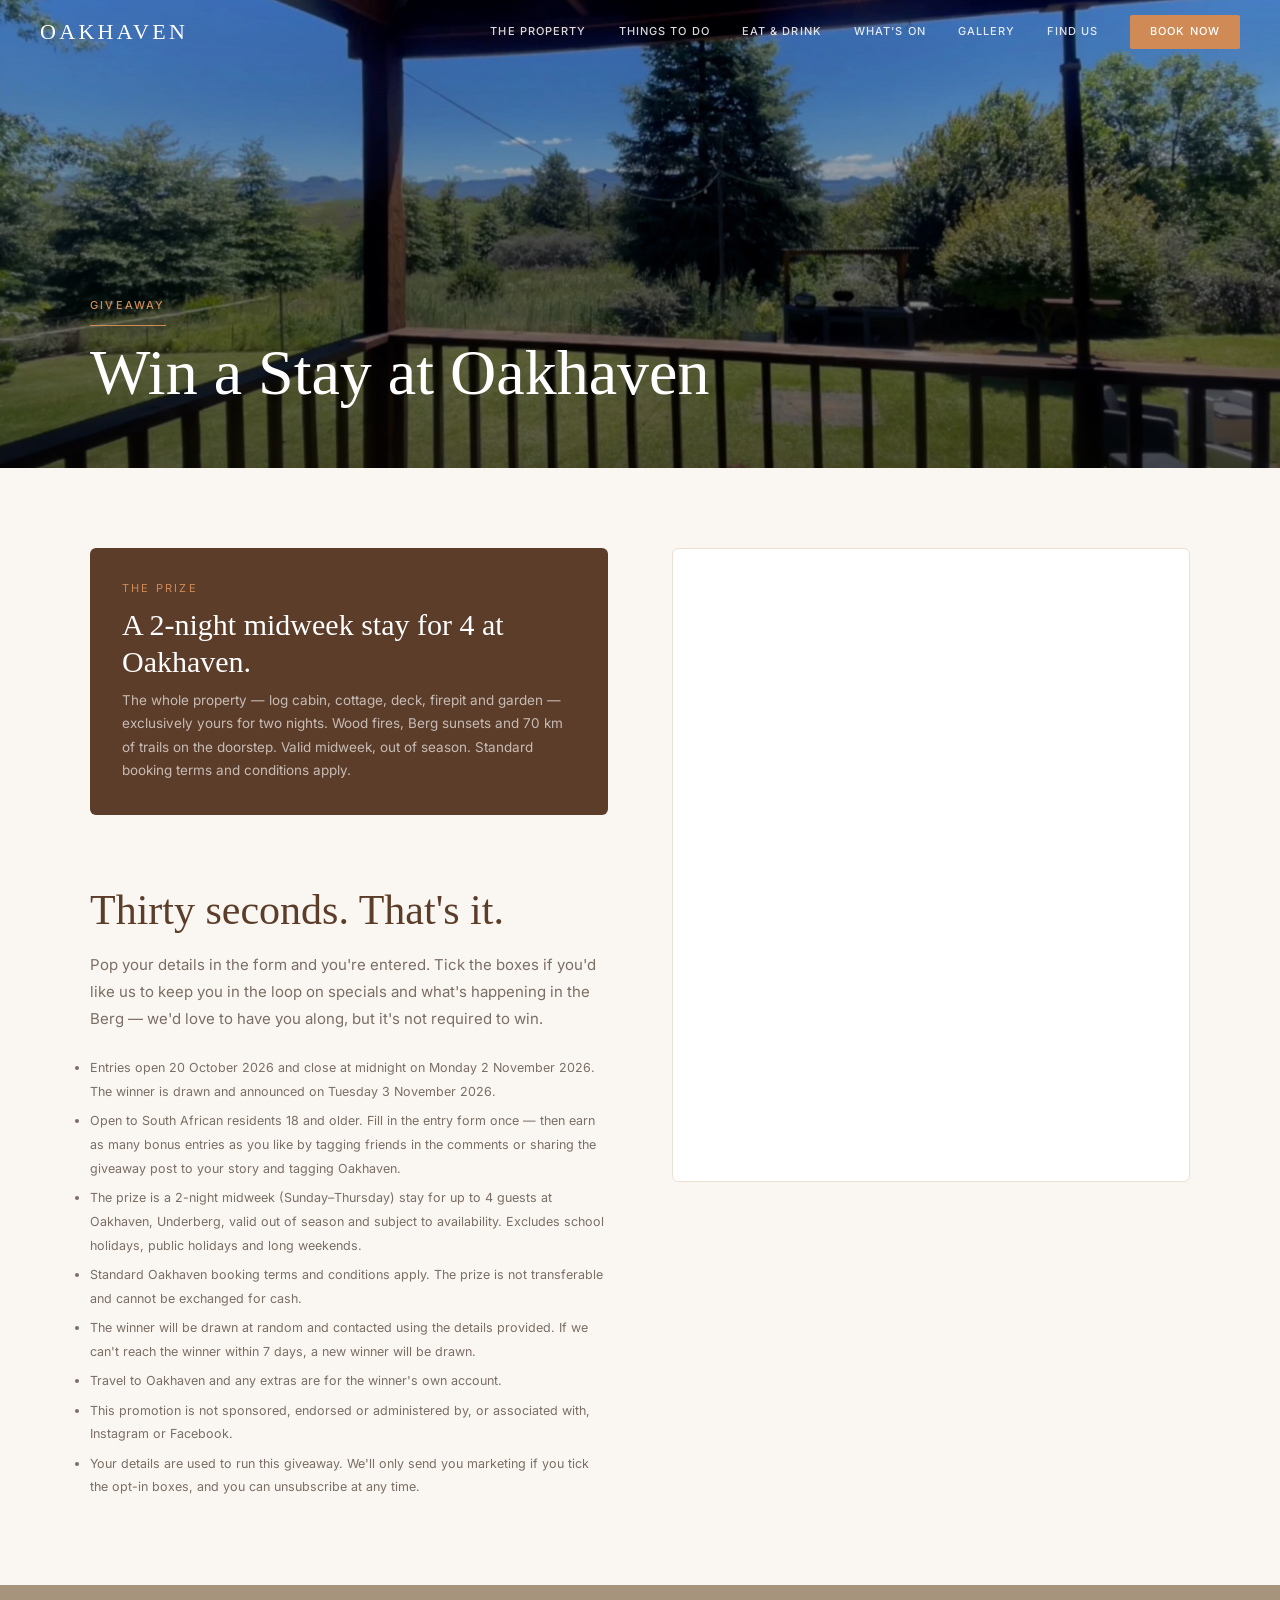
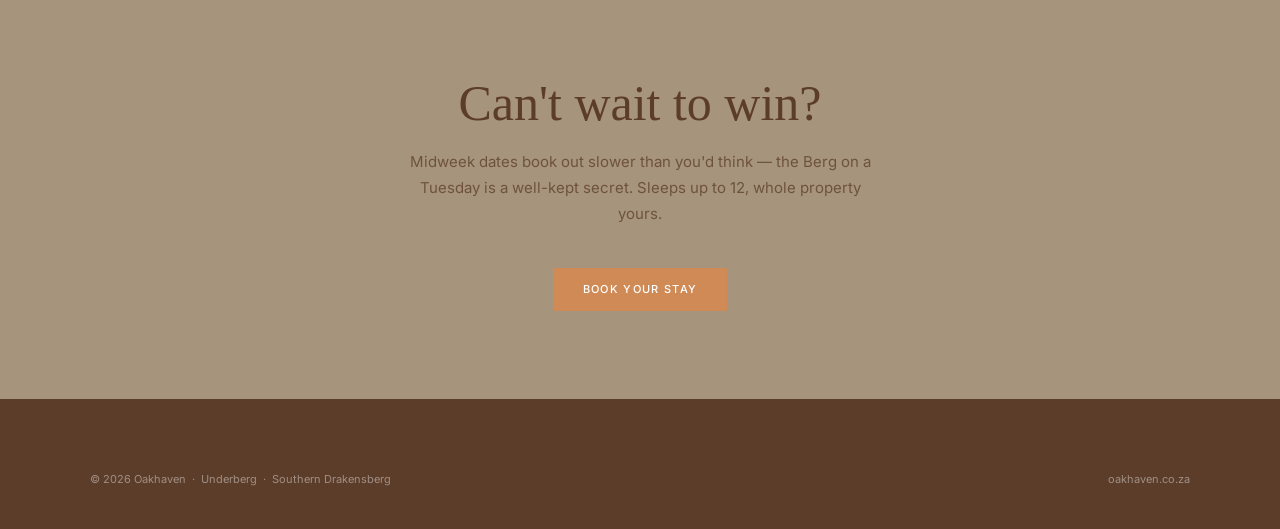
<file: win.html>
<!DOCTYPE html>
<html lang="en">
<head>
  <meta charset="UTF-8">
  <meta name="viewport" content="width=device-width, initial-scale=1.0">
  <title>Win a 2-Night Stay at Oakhaven · Underberg, Southern Drakensberg</title>
  <meta name="description" content="Win a 2-night midweek stay for 4 at Oakhaven in Underberg, Southern Drakensberg. Enter with your name, WhatsApp number and email.">
  <meta name="robots" content="noindex">
  <link rel="canonical" href="https://www.oakhaven.co.za/win">

  <!-- Open Graph -->
  <meta property="og:type" content="website">
  <meta property="og:url" content="https://www.oakhaven.co.za/win">
  <meta property="og:title" content="Win a 2-Night Stay at Oakhaven — Underberg, Southern Drakensberg">
  <meta property="og:description" content="Enter to win a 2-night midweek stay for 4 at Oakhaven — your private mountain retreat in the Berg.">
  <meta property="og:image" content="https://www.oakhaven.co.za/images/PG_logcabin_medres-47.jpeg">
  <meta name="twitter:card" content="summary_large_image">

  <link rel="stylesheet" href="css/style.css">
  <link rel="preconnect" href="https://fonts.googleapis.com">
  <!-- Google Analytics -->
  <script async src="https://www.googletagmanager.com/gtag/js?id=G-YVNB81N86Y"></script>
  <script>
    window.dataLayer = window.dataLayer || [];
    function gtag(){dataLayer.push(arguments);}
    gtag('js', new Date());
    gtag('config', 'G-YVNB81N86Y');
  </script>
  <!-- Meta Pixel -->
  <script>
  !function(f,b,e,v,n,t,s)
  {if(f.fbq)return;n=f.fbq=function(){n.callMethod?
  n.callMethod.apply(n,arguments):n.queue.push(arguments)};
  if(!f._fbq)f._fbq=n;n.push=n;n.loaded=!0;n.version='2.0';
  n.queue=[];t=b.createElement(e);t.async=!0;
  t.src=v;s=b.getElementsByTagName(e)[0];
  s.parentNode.insertBefore(t,s)}(window, document,'script',
  'https://connect.facebook.net/en_US/fbevents.js');
  fbq('init', '1320642386805784');
  fbq('track', 'PageView');
  </script>
  <noscript><img height="1" width="1" style="display:none" src="https://www.facebook.com/tr?id=1320642386805784&ev=PageView&noscript=1"/></noscript>
  <!-- End Meta Pixel -->

  <style>
  .win-form-card{background:#fff;border:1px solid var(--stone);border-radius:6px;padding:2rem;max-width:560px}
  .win-form-card .form-group{margin-bottom:1.1rem}
  .optin{display:flex;align-items:flex-start;gap:10px;font-size:13px;line-height:1.6;color:#7a6e65;margin-bottom:0.8rem}
  .optin input{margin-top:3px;accent-color:var(--gold);width:16px;height:16px;flex-shrink:0}
  .win-rules{font-size:12.5px;line-height:1.9;color:#7a6e65}
  .win-rules li{margin-bottom:0.35rem}
  .prize-banner{background:var(--charcoal);color:#fff;border-radius:6px;padding:2rem;margin-bottom:2rem}
  .prize-banner .pz-eyebrow{font-size:11px;letter-spacing:0.2em;text-transform:uppercase;color:var(--gold);margin-bottom:0.5rem}
  .prize-banner h3{font-family:'Cormorant Garant',serif;font-size:30px;font-weight:300;line-height:1.25;margin-bottom:0.5rem}
  .prize-banner p{font-size:13.5px;color:rgba(255,255,255,0.65);line-height:1.75}
  </style>
</head>
<body>

  <nav class="nav scrolled" id="nav">
    <a href="/" class="nav-logo">Oakhaven</a>
    <div class="nav-links" id="navLinks">
      <a href="/property">The Property</a>
      <a href="/things-to-do">Things To Do</a>
      <a href="/eat-and-drink">Eat &amp; Drink</a>
      <a href="/whats-on">What's On</a>
      <a href="/gallery">Gallery</a>
      <a href="/find-us">Find Us</a>
      <a href="https://wa.me/27660128642?text=Hi%2C%20I%27d%20like%20to%20enquire%20about%20booking%20Oakhaven" target="_blank" rel="noopener" class="nav-book">Book Now</a>
    </div>
    <button class="nav-toggle" id="navToggle" aria-label="Open menu">
      <span></span><span></span><span></span>
    </button>
  </nav>

  <!-- PAGE HERO -->
  <div class="page-hero">
    <div class="page-hero-bg" style="background-image: url('images/win-hero.jpeg'); background-position: center 45%"></div>
    <div class="page-hero-overlay"></div>
    <div class="page-hero-content">
      <span class="eyebrow">Giveaway</span>
      <h1>Win a Stay at Oakhaven</h1>
    </div>
  </div>

  <!-- ENTRY -->
  <section class="section">
    <div class="container">
      <div class="split" style="align-items:start">
        <div>
          <div class="prize-banner reveal">
            <div class="pz-eyebrow">The prize</div>
            <h3>A 2-night midweek stay for 4 at Oakhaven.</h3>
            <p>The whole property — log cabin, cottage, deck, firepit and garden — exclusively yours for two nights. Wood fires, Berg sunsets and 70 km of trails on the doorstep. Valid midweek, out of season. Standard booking terms and conditions apply.</p>
          </div>

          <span class="eyebrow reveal">How to enter</span>
          <h2 class="section-title reveal">Thirty seconds. That's it.</h2>
          <p class="section-lead reveal" style="margin-bottom:1.5rem">Pop your details in the form and you're entered. Tick the boxes if you'd like us to keep you in the loop on specials and what's happening in the Berg — we'd love to have you along, but it's not required to win.</p>
          <ul class="win-rules reveal">
            <li>Entries open 20 October 2026 and close at midnight on Monday 2 November 2026. The winner is drawn and announced on Tuesday 3 November 2026.</li>
            <li>Open to South African residents 18 and older. Fill in the entry form once — then earn as many bonus entries as you like by tagging friends in the comments or sharing the giveaway post to your story and tagging Oakhaven.</li>
            <li>The prize is a 2-night midweek (Sunday–Thursday) stay for up to 4 guests at Oakhaven, Underberg, valid out of season and subject to availability. Excludes school holidays, public holidays and long weekends.</li>
            <li>Standard Oakhaven booking terms and conditions apply. The prize is not transferable and cannot be exchanged for cash.</li>
            <li>The winner will be drawn at random and contacted using the details provided. If we can't reach the winner within 7 days, a new winner will be drawn.</li>
            <li>Travel to Oakhaven and any extras are for the winner's own account.</li>
            <li>This promotion is not sponsored, endorsed or administered by, or associated with, Instagram or Facebook.</li>
            <li>Your details are used to run this giveaway. We'll only send you marketing if you tick the opt-in boxes, and you can unsubscribe at any time.</li>
          </ul>
        </div>

        <div class="reveal">
          <div class="win-form-card">
            <iframe data-tally-src="https://tally.so/embed/4a44yA?alignLeft=1&hideTitle=1&transparentBackground=1&dynamicHeight=1" loading="lazy" width="100%" height="560" frameborder="0" marginheight="0" marginwidth="0" title="Win a Stay at Oakhaven"></iframe>
          </div>
        </div>
      </div>
    </div>
  </section>

  <!-- CTA -->
  <section class="section-rust cta-band">
    <h2>Can't wait to win?</h2>
    <p>Midweek dates book out slower than you'd think — the Berg on a Tuesday is a well-kept secret. Sleeps up to 12, whole property yours.</p>
    <a href="https://wa.me/27660128642?text=Hi%2C%20I%27d%20like%20to%20enquire%20about%20booking%20Oakhaven" target="_blank" rel="noopener" class="btn btn-gold">Book Your Stay</a>
  </section>

  <!-- FOOTER -->
  <footer class="footer">
    <div class="container">
      <div class="footer-bottom">
        <div class="footer-copy">&copy; 2026 Oakhaven &nbsp;·&nbsp; Underberg &nbsp;·&nbsp; Southern Drakensberg</div>
        <div class="footer-copy">oakhaven.co.za</div>
      </div>
    </div>
  </footer>

  <script src="js/main.js"></script>
  <script src="https://tally.so/widgets/embed.js" async></script>
  <script>
  window.addEventListener("message", function(e){
    if (typeof e.data === "string" && e.data.indexOf("Tally.FormSubmitted") !== -1 && typeof fbq === "function") {
      fbq("track", "Lead");
    }
  });
  </script>
</body>
</html>
</file>
<file: css/style.css>
@import url('https://fonts.googleapis.com/css2?family=Cormorant+Garant:ital,wght@0,300;0,400;0,600;1,300;1,400&family=Inter:wght@300;400;500&display=swap');

:root {
  --green: #A6947D;
  --green-dark: #8a7a68;
  --rust: #863725;
  --gold: #CF8A56;
  --gold-dark: #b87a46;
  --cream: #FAF7F2;
  --stone: #EDE0D0;
  --sky: #C3C2BC;
  --charcoal: #5C3D2A;
  --mist: #F5EEE6;
}

*, *::before, *::after { box-sizing: border-box; margin: 0; padding: 0; }
html { scroll-behavior: smooth; }

body {
  font-family: 'Inter', sans-serif;
  background: var(--cream);
  color: var(--charcoal);
  font-size: 16px;
  line-height: 1.6;
}

img { display: block; max-width: 100%; }
a { color: inherit; }

/* ── TYPOGRAPHY ── */
h1, h2, h3, h4 {
  font-family: 'Cormorant Garant', serif;
  font-weight: 300;
  line-height: 1.2;
}

.eyebrow {
  display: block;
  font-family: 'Inter', sans-serif;
  font-size: 11px;
  font-weight: 500;
  letter-spacing: 0.2em;
  text-transform: uppercase;
  color: var(--gold);
  margin-bottom: 0.6rem;
  padding-bottom: 0.6rem;
  border-bottom: 1px solid var(--gold);
  width: fit-content;
}

.section-title {
  font-size: clamp(28px, 3.5vw, 42px);
  color: var(--charcoal);
  margin-bottom: 1rem;
}

.section-title--white { color: var(--charcoal); }

.section-lead {
  font-size: 15px;
  line-height: 1.8;
  color: #7a6e65;
  max-width: 580px;
}

/* ── BUTTONS ── */
.btn {
  display: inline-block;
  font-family: 'Inter', sans-serif;
  font-size: 11px;
  font-weight: 500;
  letter-spacing: 0.12em;
  text-transform: uppercase;
  padding: 13px 30px;
  border-radius: 2px;
  border: none;
  cursor: pointer;
  text-decoration: none;
  transition: all 0.2s;
}
.btn-gold { background: var(--gold); color: #fff; }
.btn-gold:hover { background: var(--gold-dark); }
.btn-green { background: var(--green); color: #fff; }
.btn-green:hover { background: var(--green-dark); }
.btn-ghost { background: transparent; color: #fff; border: 1px solid rgba(255,255,255,0.5); }
.btn-ghost:hover { border-color: #fff; background: rgba(255,255,255,0.1); }
.btn-outline-green { background: transparent; color: var(--green); border: 1.5px solid var(--green); }
.btn-outline-green:hover { background: var(--green); color: #fff; }

/* ── NAV ── */
.nav {
  position: fixed;
  top: 0; left: 0; right: 0;
  z-index: 100;
  height: 64px;
  padding: 0 2.5rem;
  display: flex;
  align-items: center;
  justify-content: space-between;
  background: transparent;
  transition: background 0.35s ease, box-shadow 0.35s ease;
}
.nav.scrolled {
  background: var(--green);
  box-shadow: 0 2px 24px rgba(0,0,0,0.18);
}
.nav-logo {
  font-family: 'Cormorant Garant', serif;
  font-size: 22px;
  font-weight: 300;
  color: #fff;
  letter-spacing: 0.15em;
  text-transform: uppercase;
  text-decoration: none;
}
.nav-links {
  display: flex;
  align-items: center;
  gap: 2rem;
}
.nav-links a {
  font-size: 11px;
  font-weight: 500;
  letter-spacing: 0.1em;
  text-transform: uppercase;
  color: rgba(255,255,255,0.85);
  text-decoration: none;
  transition: color 0.2s;
}
.nav-links a:hover { color: #fff; }
.nav-book {
  background: var(--gold);
  color: #fff !important;
  padding: 8px 20px;
  border-radius: 2px;
}
.nav-book:hover { background: var(--gold-dark) !important; }
.nav-toggle {
  display: none;
  flex-direction: column;
  gap: 5px;
  cursor: pointer;
  padding: 4px;
  background: none;
  border: none;
}
.nav-toggle span {
  display: block;
  width: 24px;
  height: 1.5px;
  background: #fff;
  transition: all 0.3s;
}

/* ── HERO (home) ── */
.hero {
  position: relative;
  height: 100vh;
  min-height: 640px;
  display: flex;
  align-items: center;
  justify-content: center;
  text-align: center;
  overflow: hidden;
}
.hero-bg {
  position: absolute;
  inset: 0;
  background-size: cover;
  background-position: center;
  transform: scale(1.06);
  transition: transform 7s ease;
}
.hero-bg.loaded { transform: scale(1); }
.hero-video {
  position: absolute;
  inset: 0;
  width: 100%;
  height: 100%;
  object-fit: cover;
  object-position: center;
}
.hero-overlay {
  position: absolute;
  inset: 0;
  background: linear-gradient(to bottom, rgba(0,0,0,0.25) 0%, rgba(0,0,0,0.45) 60%, rgba(0,0,0,0.6) 100%);
}
.hero-content {
  position: relative;
  z-index: 2;
  padding: 0 1.5rem;
}
.hero-eyebrow {
  font-size: 11px;
  font-weight: 500;
  letter-spacing: 0.22em;
  text-transform: uppercase;
  color: rgba(200,148,58,0.95);
  margin-bottom: 1.25rem;
}
.hero h1 {
  font-size: clamp(60px, 9vw, 110px);
  color: #fff;
  font-weight: 300;
  letter-spacing: 0.02em;
  margin-bottom: 1rem;
}
.hero h1 em { font-style: italic; color: rgba(255,255,255,0.78); }
.hero-sub {
  font-size: 13px;
  color: rgba(255,255,255,0.65);
  letter-spacing: 0.14em;
  margin-bottom: 0.4rem;
}
.hero-capacity {
  font-size: 12px;
  color: rgba(255,255,255,0.48);
  letter-spacing: 0.08em;
  margin-bottom: 2.75rem;
}
.hero-btns { display: flex; gap: 1rem; justify-content: center; flex-wrap: wrap; }
.hero-scroll {
  position: absolute;
  bottom: 2.25rem;
  left: 50%;
  transform: translateX(-50%);
  display: flex;
  flex-direction: column;
  align-items: center;
  gap: 8px;
  color: rgba(255,255,255,0.45);
  font-size: 9px;
  letter-spacing: 0.2em;
  text-transform: uppercase;
  cursor: pointer;
  z-index: 2;
}
.hero-scroll-line {
  width: 1px;
  height: 36px;
  background: rgba(255,255,255,0.25);
  animation: pulse 2.2s infinite;
}
@keyframes pulse { 0%,100% { opacity: 0.25; } 50% { opacity: 0.7; } }

/* ── PAGE HERO (inner pages) ── */
.page-hero {
  position: relative;
  height: 52vh;
  min-height: 380px;
  display: flex;
  align-items: flex-end;
  padding: 0 2.5rem 3.5rem;
}
.page-hero-bg {
  position: absolute;
  inset: 0;
  background-size: cover;
  background-position: center;
}
.page-hero-overlay {
  position: absolute;
  inset: 0;
  background: linear-gradient(to bottom, rgba(0,0,0,0.1) 0%, rgba(0,0,0,0.6) 100%);
}
.page-hero-content {
  position: relative;
  z-index: 2;
  max-width: 1100px;
  width: 100%;
  margin: 0 auto;
}
.page-hero h1 {
  font-size: clamp(38px, 5.5vw, 64px);
  color: #fff;
  font-weight: 300;
}

/* ── LAYOUT ── */
.section { padding: 5rem 2.5rem; }
.section-sm { padding: 3.5rem 2.5rem; }
.container { max-width: 1100px; margin: 0 auto; }
.container-narrow { max-width: 760px; margin: 0 auto; }
.section-mist { background: var(--mist); }
.section-green { background: var(--stone); }
.section-rust { background: var(--green); }
.section-charcoal { background: var(--charcoal); }
.section-stone { background: var(--stone); }

/* ── REVEAL ANIMATIONS ── */
.reveal {
  opacity: 0;
  transform: translateY(22px);
  transition: opacity 0.65s ease, transform 0.65s ease;
}
.reveal.visible { opacity: 1; transform: translateY(0); }

/* ── INTRO QUOTE ── */
.intro-quote {
  text-align: center;
  padding: 4.5rem 2.5rem;
  border-bottom: 1px solid var(--stone);
  position: relative;
  overflow: hidden;
}
.intro-quote::before {
  content: '\201C';
  font-family: 'Cormorant Garant', serif;
  font-size: 220px;
  font-weight: 300;
  color: var(--gold);
  opacity: 0.12;
  position: absolute;
  top: -0.2em;
  left: 50%;
  transform: translateX(-50%);
  line-height: 1;
  pointer-events: none;
  user-select: none;
}
.intro-quote blockquote {
  font-family: 'Cormorant Garant', serif;
  font-size: clamp(20px, 2.8vw, 26px);
  font-weight: 300;
  font-style: italic;
  color: var(--charcoal);
  line-height: 1.65;
  max-width: 620px;
  margin: 0 auto 1.25rem;
  quotes: none;
  position: relative;
  z-index: 1;
}
.intro-attr {
  font-size: 11px;
  font-weight: 500;
  letter-spacing: 0.15em;
  text-transform: uppercase;
  color: var(--gold);
}

/* ── STATS ROW ── */
.stats-row {
  display: grid;
  grid-template-columns: repeat(4, 1fr);
  border-radius: 4px;
  overflow: hidden;
  margin-top: 2.75rem;
}
.stat {
  padding: 2.25rem 1.5rem;
  text-align: center;
  background: var(--cream);
}
.stat + .stat {
  border-left: 1px solid rgba(166,148,125,0.35);
}
.stat-number {
  font-family: 'Cormorant Garant', serif;
  font-size: 60px;
  font-weight: 300;
  color: var(--charcoal);
  line-height: 1;
  margin-bottom: 0.4rem;
  letter-spacing: -0.02em;
}
.stat-number sup {
  font-size: 28px;
  vertical-align: super;
}
.stat-label {
  font-size: 10px;
  font-weight: 500;
  letter-spacing: 0.15em;
  text-transform: uppercase;
  color: var(--gold);
}

/* ── ROOMS GRID ── */
.rooms-grid {
  display: grid;
  grid-template-columns: repeat(2, 1fr);
  gap: 1.5rem;
  margin-top: 2.5rem;
}
.room-card {
  background: #fff;
  border: 1px solid var(--stone);
  border-radius: 4px;
  overflow: hidden;
}
.room-img {
  height: 240px;
  background-size: cover;
  background-position: center;
  transition: transform 0.5s ease;
}
.room-card:hover .room-img { transform: scale(1.03); }
.room-img-wrap { overflow: hidden; }
.room-body { padding: 1.5rem 1.75rem; }
.room-name {
  font-family: 'Cormorant Garant', serif;
  font-size: 24px;
  font-weight: 400;
  color: var(--charcoal);
  margin-bottom: 0.2rem;
}
.room-beds {
  font-size: 11px;
  font-weight: 500;
  letter-spacing: 0.08em;
  text-transform: uppercase;
  color: var(--rust);
  margin-bottom: 0.75rem;
}
.room-desc {
  font-size: 14px;
  line-height: 1.75;
  color: #7a6e65;
}
.room-tags {
  display: flex;
  flex-wrap: wrap;
  gap: 6px;
  margin-top: 1rem;
}
.tag {
  font-size: 10px;
  font-weight: 500;
  letter-spacing: 0.06em;
  padding: 4px 11px;
  border-radius: 100px;
  background: var(--stone);
  color: var(--charcoal);
}

/* ── AMENITIES ── */
.amenities-grid {
  display: grid;
  grid-template-columns: repeat(3, 1fr);
  gap: 0.75rem;
  margin-top: 2rem;
}
.amenity {
  display: flex;
  align-items: center;
  gap: 10px;
  padding: 0.875rem 1rem;
  background: #fff;
  border: 1px solid var(--stone);
  border-radius: 4px;
  font-size: 13px;
  color: var(--charcoal);
}
.amenity i { color: var(--green); font-size: 18px; flex-shrink: 0; }

/* ── ACTIVITIES CARDS ── */
.acts-grid {
  display: grid;
  grid-template-columns: repeat(3, 1fr);
  gap: 1.25rem;
  margin-top: 2.5rem;
}
.act-card {
  background: #fff;
  border: 1px solid var(--stone);
  border-left: 3px solid var(--gold);
  border-radius: 0 4px 4px 0;
  padding: 1.75rem 1.5rem;
  transition: box-shadow 0.25s, transform 0.25s;
}
.act-card:hover {
  box-shadow: 0 6px 28px rgba(0,0,0,0.08);
  transform: translateY(-3px);
}
.act-icon {
  width: 46px;
  height: 46px;
  border-radius: 50%;
  background: rgba(45,90,39,0.1);
  display: flex;
  align-items: center;
  justify-content: center;
  margin-bottom: 1rem;
}
.act-icon i { color: var(--green); font-size: 22px; }
.act-name {
  font-family: 'Cormorant Garant', serif;
  font-size: 22px;
  font-weight: 400;
  color: var(--charcoal);
  margin-bottom: 0.2rem;
}
.act-dist {
  font-size: 11px;
  font-weight: 500;
  letter-spacing: 0.07em;
  text-transform: uppercase;
  color: var(--gold);
  margin-bottom: 0.75rem;
}
.act-desc { font-size: 13px; line-height: 1.75; color: #666; }

/* ── ACTIVITY DETAIL (things-to-do page) ── */
.act-detail {
  display: grid;
  grid-template-columns: 1fr 1fr;
  gap: 4rem;
  padding: 4rem 0;
  border-bottom: 1px solid var(--stone);
  align-items: center;
}
.act-detail:last-child { border-bottom: none; }
.act-detail.reverse { direction: rtl; }
.act-detail.reverse > * { direction: ltr; }
.act-detail-img {
  height: 340px;
  border-radius: 4px;
  background-size: cover;
  background-position: center;
}
.act-detail-text h2 {
  font-size: clamp(28px, 3vw, 38px);
  color: var(--charcoal);
  margin: 0.5rem 0 1rem;
}
.act-detail-text p {
  font-size: 14px;
  line-height: 1.85;
  color: #555;
  margin-bottom: 0.75rem;
}
.act-contact {
  margin-top: 1.25rem;
  padding: 1rem 1.25rem;
  background: var(--mist);
  border-left: 3px solid var(--green);
  border-radius: 0 4px 4px 0;
  font-size: 13px;
  line-height: 2;
  color: var(--charcoal);
}
.act-contact a { color: var(--sky); text-decoration: none; }
.act-contact a:hover { text-decoration: underline; }

/* ── RESTAURANTS ── */
.rest-grid {
  display: grid;
  grid-template-columns: repeat(2, 1fr);
  gap: 1rem;
  margin-top: 2rem;
}
.rest-card {
  background: #fff;
  border: 1px solid var(--stone);
  border-radius: 4px;
  padding: 1.5rem;
}
.rest-name {
  font-family: 'Cormorant Garant', serif;
  font-size: 20px;
  font-weight: 400;
  color: var(--charcoal);
  margin-bottom: 0.2rem;
}
.rest-dist {
  font-size: 11px;
  font-weight: 500;
  letter-spacing: 0.07em;
  text-transform: uppercase;
  color: var(--gold);
  margin-bottom: 0.6rem;
}
.rest-desc { font-size: 13px; line-height: 1.72; color: #666; }
.rest-phone { font-size: 12px; color: var(--sky); margin-top: 0.5rem; }

/* ── GALLERY ── */
.gallery-masonry {
  columns: 3;
  column-gap: 10px;
  margin-top: 2.5rem;
}
.gallery-masonry .gal-item {
  break-inside: avoid;
  margin-bottom: 10px;
  border-radius: 3px;
  overflow: hidden;
  cursor: pointer;
  position: relative;
}
.gallery-masonry img {
  width: 100%;
  height: auto;
  display: block;
  transition: transform 0.5s ease;
}
.gallery-masonry .gal-item:hover img { transform: scale(1.04); }
.gal-overlay {
  position: absolute;
  inset: 0;
  background: rgba(0,0,0,0);
  transition: background 0.3s;
  display: flex;
  align-items: center;
  justify-content: center;
}
.gal-item:hover .gal-overlay {
  background: rgba(0,0,0,0.22);
}
.gal-overlay i { color: rgba(255,255,255,0); transition: color 0.3s; font-size: 26px; }
.gal-item:hover .gal-overlay i { color: rgba(255,255,255,0.85); }

/* Lightbox */
.lightbox {
  display: none;
  position: fixed;
  inset: 0;
  background: rgba(0,0,0,0.93);
  z-index: 1000;
  align-items: center;
  justify-content: center;
}
.lightbox.active { display: flex; }
.lightbox img {
  max-width: 92vw;
  max-height: 90vh;
  object-fit: contain;
  border-radius: 2px;
}
.lightbox-close {
  position: absolute;
  top: 1.5rem; right: 1.5rem;
  color: #fff;
  font-size: 30px;
  cursor: pointer;
  background: none;
  border: none;
  opacity: 0.6;
  transition: opacity 0.2s;
  line-height: 1;
}
.lightbox-close:hover { opacity: 1; }

/* ── FIND US ── */
.map-wrap {
  border-radius: 4px;
  overflow: hidden;
  border: 1px solid var(--stone);
  margin-top: 2rem;
}
.map-wrap iframe { display: block; width: 100%; height: 420px; border: none; }
.distances-table {
  width: 100%;
  border-collapse: collapse;
  font-size: 14px;
  margin-top: 2rem;
}
.distances-table th {
  background: var(--green);
  color: #fff;
  padding: 10px 16px;
  text-align: left;
  font-family: 'Inter', sans-serif;
  font-size: 11px;
  font-weight: 500;
  letter-spacing: 0.08em;
  text-transform: uppercase;
}
.distances-table td {
  padding: 11px 16px;
  border-bottom: 1px solid var(--stone);
  color: var(--charcoal);
}
.distances-table tr:nth-child(even) td { background: var(--mist); }
.distances-table td:last-child { color: #888; font-size: 13px; }

/* ── CTA BAND ── */
.cta-band {
  text-align: center;
  padding: 5.5rem 2.5rem;
}
.cta-band h2 {
  font-size: clamp(30px, 4vw, 50px);
  color: var(--charcoal);
  margin-bottom: 1rem;
}
.cta-band p {
  font-size: 15px;
  color: var(--charcoal);
  opacity: 0.75;
  max-width: 480px;
  margin: 0 auto 2.5rem;
  line-height: 1.75;
}

/* ── FOOTER ── */
.footer {
  background: var(--charcoal);
  padding: 4.5rem 2.5rem 2.5rem;
}
.footer-grid {
  display: grid;
  grid-template-columns: 2fr 1fr 1fr 1fr;
  gap: 3rem;
  padding-bottom: 3rem;
  border-bottom: 1px solid rgba(255,255,255,0.1);
  margin-bottom: 2rem;
}
.footer-logo {
  font-family: 'Cormorant Garant', serif;
  font-size: 24px;
  font-weight: 300;
  color: #fff;
  letter-spacing: 0.15em;
  text-transform: uppercase;
  margin-bottom: 0.875rem;
}
.footer-tagline { font-size: 13px; color: rgba(255,255,255,0.4); line-height: 1.75; margin-bottom: 1.25rem; }
.footer-address { font-size: 12px; color: rgba(255,255,255,0.28); line-height: 1.9; }
.footer-col h4 {
  font-family: 'Inter', sans-serif;
  font-size: 10px;
  font-weight: 500;
  letter-spacing: 0.15em;
  text-transform: uppercase;
  color: var(--gold);
  margin-bottom: 1.1rem;
}
.footer-col a {
  display: block;
  font-size: 13px;
  color: rgba(255,255,255,0.48);
  text-decoration: none;
  margin-bottom: 0.6rem;
  transition: color 0.2s;
}
.footer-col a:hover { color: rgba(255,255,255,0.85); }
.footer-bottom {
  display: flex;
  justify-content: space-between;
  align-items: center;
}
.footer-copy { font-size: 11px; color: rgba(255,255,255,0.42); }

/* ── GALLERY STRIP (home) ── */
.gallery-strip-grid {
  display: grid;
  grid-template-columns: 2fr 1fr 1fr;
  grid-template-rows: 210px 210px;
  gap: 8px;
}
.gs-item {
  border-radius: 3px;
  overflow: hidden;
  display: block;
  text-decoration: none;
}
.gs-item.tall { grid-row: 1 / 3; }
.gs-item img { width: 100%; height: 100%; object-fit: cover; transition: transform 0.5s ease; }
.gs-item:hover img { transform: scale(1.05); }

/* ── CONTACT FORM ── */
.contact-form { display: grid; grid-template-columns: 1fr 1fr; gap: 1rem; margin-top: 2rem; }
.form-group { display: flex; flex-direction: column; gap: 6px; }
.form-group.full { grid-column: 1 / -1; }
.form-group label { font-size: 11px; font-weight: 500; letter-spacing: 0.08em; text-transform: uppercase; color: #888; }
.form-group input,
.form-group textarea,
.form-group select {
  padding: 11px 14px;
  border: 1px solid var(--stone);
  border-radius: 3px;
  font-family: 'Inter', sans-serif;
  font-size: 14px;
  color: var(--charcoal);
  background: #fff;
  transition: border-color 0.2s;
  -webkit-appearance: none;
}
.form-group input:focus,
.form-group textarea:focus,
.form-group select:focus {
  outline: none;
  border-color: var(--green);
}
.form-group textarea { resize: vertical; min-height: 120px; }

/* ── MAP ── */
.map-wrap {
  border-radius: 4px;
  overflow: hidden;
  border: 1px solid var(--stone);
  height: 380px;
}
.map-wrap iframe {
  width: 100%;
  height: 100%;
  border: none;
  display: block;
}

/* ── DISTANCES TABLE ── */
.distances-table {
  width: 100%;
  border-collapse: collapse;
  font-size: 14px;
  margin-top: 2rem;
}
.distances-table th {
  text-align: left;
  font-family: 'Inter', sans-serif;
  font-size: 11px;
  font-weight: 500;
  letter-spacing: 0.1em;
  text-transform: uppercase;
  color: #999;
  padding: 0.6rem 1rem;
  border-bottom: 2px solid var(--stone);
}
.distances-table td {
  padding: 0.8rem 1rem;
  border-bottom: 1px solid var(--stone);
  color: var(--charcoal);
  line-height: 1.5;
}
.distances-table td:nth-child(2),
.distances-table td:nth-child(3) {
  white-space: nowrap;
  color: var(--green);
  font-weight: 500;
}
.distances-table tbody tr:hover { background: var(--mist); }

/* ── TWO-COL SPLIT ── */
.split {
  display: grid;
  grid-template-columns: 1fr 1fr;
  gap: 4rem;
  align-items: center;
}
.split-img {
  border-radius: 4px;
  overflow: hidden;
}
.split-img img { width: 100%; height: 380px; object-fit: cover; }

/* ── RESPONSIVE ── */
@media (max-width: 900px) {
  .nav-links { display: none; }
  .nav-links.open {
    display: flex;
    position: fixed;
    top: 64px; left: 0; right: 0;
    background: var(--green);
    flex-direction: column;
    padding: 1.75rem 2rem;
    gap: 1.25rem;
    box-shadow: 0 8px 24px rgba(0,0,0,0.25);
  }
  .nav-toggle { display: flex; }
  .stats-row { grid-template-columns: repeat(2, 1fr); }
  .stat:nth-child(1), .stat:nth-child(2) { border-bottom: 1px solid rgba(166,148,125,0.35); }
  .stat:nth-child(3) { border-left: none; }
  .rooms-grid { grid-template-columns: 1fr; }
  .amenities-grid { grid-template-columns: 1fr 1fr; }
  .acts-grid { grid-template-columns: 1fr 1fr; }
  .footer-grid { grid-template-columns: 1fr 1fr; }
  .act-detail { grid-template-columns: 1fr; gap: 2rem; }
  .act-detail.reverse { direction: ltr; }
  .rest-grid { grid-template-columns: 1fr; }
  .gallery-masonry { columns: 2; }
  .contact-form { grid-template-columns: 1fr; }
  .split { grid-template-columns: 1fr; gap: 2rem; }
  .gallery-strip-grid { grid-template-columns: 1fr 1fr; grid-template-rows: auto; }
  .gs-item.tall { grid-row: auto; }
  .section { padding: 3.5rem 1.5rem; }
  .section-sm { padding: 2.5rem 1.5rem; }
  .hero-scroll { display: none; }
}

@media (max-width: 560px) {
  .acts-grid { grid-template-columns: 1fr; }
  .amenities-grid { grid-template-columns: 1fr; }
  .footer-grid { grid-template-columns: 1fr; gap: 2rem; }
  .gallery-masonry { columns: 2; }
  .hero-btns { flex-direction: column; align-items: center; }
  .footer-bottom { flex-direction: column; gap: 0.5rem; text-align: center; }
  .gallery-strip-grid { grid-template-columns: 1fr; }
}

/* ── FAQ ── */
.faq-list {
  border-top: 1px solid rgba(166,148,125,0.3);
  max-width: 720px;
}

.faq-item {
  border-bottom: 1px solid rgba(166,148,125,0.3);
}

.faq-trigger {
  width: 100%;
  background: none;
  border: none;
  cursor: pointer;
  padding: 22px 0;
  display: flex;
  justify-content: space-between;
  align-items: center;
  gap: 20px;
  text-align: left;
}

.faq-question {
  font-family: 'Cormorant Garant', serif;
  font-size: 19px;
  font-weight: 400;
  color: var(--charcoal);
  line-height: 1.3;
  transition: color 0.2s;
}

.faq-trigger:hover .faq-question {
  color: var(--gold-dark);
}

.faq-icon {
  width: 18px;
  height: 18px;
  flex-shrink: 0;
  position: relative;
  opacity: 0.45;
  transition: opacity 0.2s;
}
.faq-icon::before,
.faq-icon::after {
  content: '';
  position: absolute;
  background: var(--charcoal);
  border-radius: 1px;
}
.faq-icon::before { width: 18px; height: 1.5px; top: 50%; left: 0; transform: translateY(-50%); }
.faq-icon::after  { width: 1.5px; height: 18px; left: 50%; top: 0; transform: translateX(-50%); transition: transform 0.3s, opacity 0.3s; }

.faq-item.open .faq-icon { opacity: 0.8; }
.faq-item.open .faq-icon::after { transform: translateX(-50%) scaleY(0); opacity: 0; }

.faq-body {
  overflow: hidden;
  max-height: 0;
  transition: max-height 0.35s cubic-bezier(0.4,0,0.2,1);
}

.faq-item.open .faq-body { max-height: 300px; }

.faq-answer {
  font-size: 14.5px;
  line-height: 1.85;
  color: #888070;
  padding-bottom: 24px;
  max-width: 640px;
}

.faq-answer strong {
  color: var(--charcoal);
  font-weight: 500;
}

/* ── MANAGED BY ── */
.managed-by {
  margin-top: 1.5rem;
}
.managed-by img {
  width: 150px;
  margin-bottom: 0.6rem;
  filter: drop-shadow(0 0 10px rgba(255,255,255,0.45));
}
.managed-by a {
  color: inherit;
  text-decoration: underline;
  text-underline-offset: 2px;
  transition: color 0.2s;
}
.managed-by a:hover {
  color: rgba(255,255,255,0.75);
}
.managed-by--light a:hover {
  color: var(--gold-dark);
}
.managed-by span {
  display: block;
  font-size: 11px;
  color: rgba(255,255,255,0.35);
  letter-spacing: 0.06em;
}
.managed-by--light img {
  background: none;
  padding: 0;
  width: 170px;
}
.managed-by--light span {
  color: #7a6e65;
}

/* ── EAT & DRINK BADGES ── */
.badge {
  font-size: 9px;
  font-weight: 500;
  letter-spacing: 0.1em;
  text-transform: uppercase;
  padding: 2px 8px;
  border-radius: 100px;
  vertical-align: middle;
}
.badge-lic { background: rgba(134,55,37,0.12); color: var(--rust); }
.badge-byob { background: rgba(166,148,125,0.18); color: var(--green-dark); }
.rest-name .badge { margin-left: 4px; }
</file>
